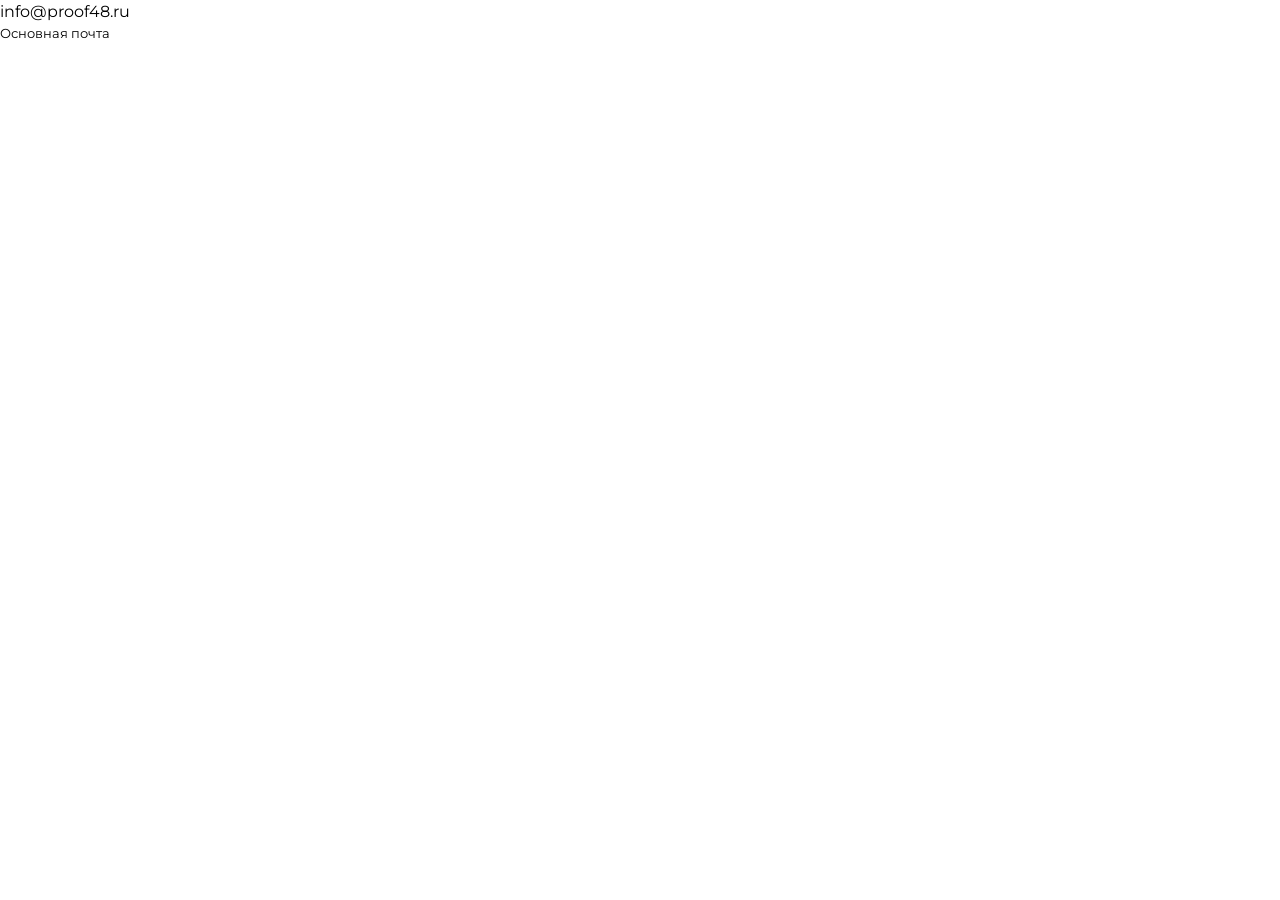
<file: copy/copy.html>
<!DOCTYPE html>
<html lang="ru">
<head>
    <meta charset="UTF-8">
    <link rel="preconnect" href="https://fonts.googleapis.com">
    <link rel="preconnect" href="https://fonts.gstatic.com" crossorigin>
    <link href="https://fonts.googleapis.com/css2?family=Raleway:ital,wght@0,100..900;1,100..900&amp;display=swap"
          rel="stylesheet">
    <link rel="stylesheet" href="style.css">
    <link rel="stylesheet" href="../../custom/ui.css">
    <link rel="stylesheet" href="../../custom/color.css">
    <meta name="viewport" content="width=device-width, initial-scale=1">
    <title>Копирование</title>
</head>
<body data-copy-icon-sprite="../../../custom/svg_icon.html">
<button class="tooltip-wrap"
        type="button"
        onclick="copyToClipboard(this)"
        data-email="info@proof48.ru"
        aria-label="Скопировать адрес info@proof48.ru">
    <span>info@proof48.ru
        <svg aria-hidden="true">
            <use href="#icon_copy"></use>
        </svg>
    </span>
    <small>Основная почта</small>
    <span class="tooltip" role="status" aria-live="polite" aria-atomic="true">Скопировано!</span>
</button>
<script src="copy.js"></script>

</body>
</html>
</file>
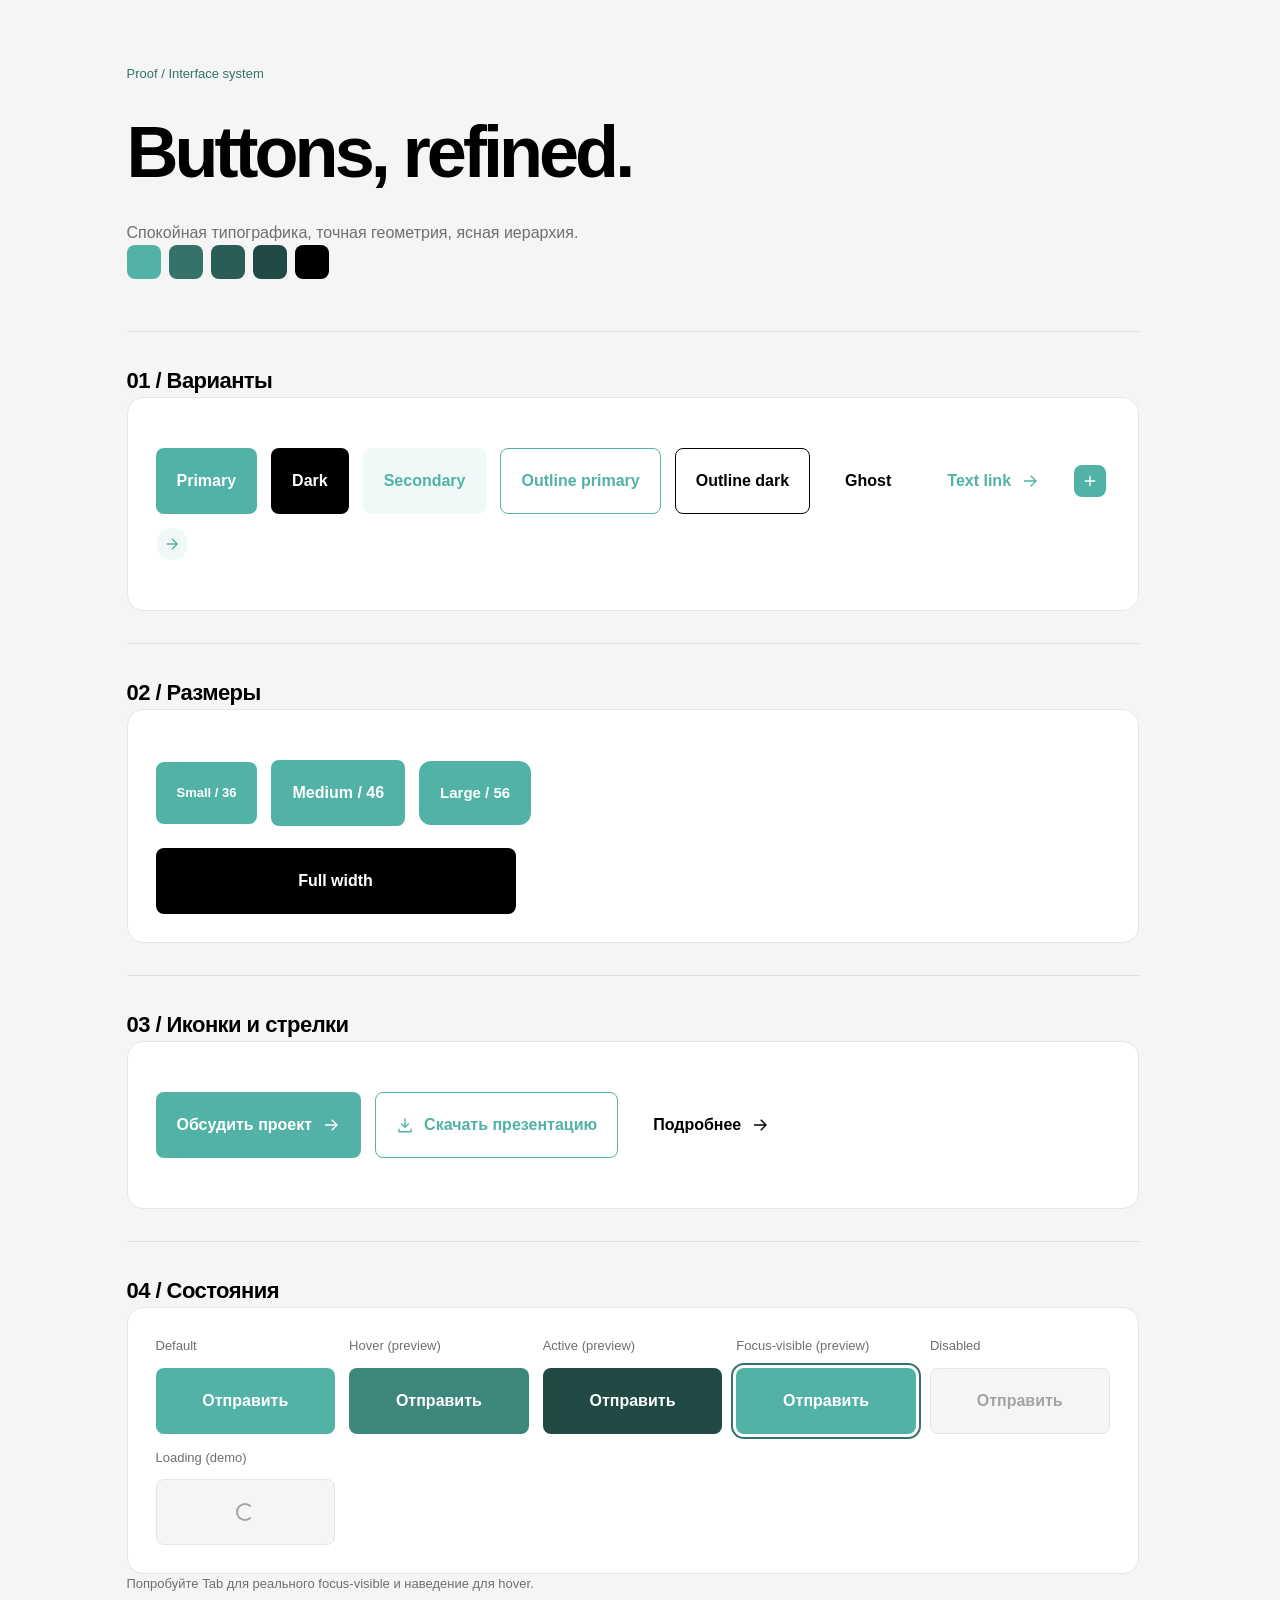
<file: custom/demo.html>
<!doctype html>
<html lang="ru">
<head>
    <meta charset="utf-8">
    <meta name="viewport" content="width=device-width,initial-scale=1">
    <title>Proof — Button System</title>
    <link rel="stylesheet" href="color.css">
    <link rel="stylesheet" href="buttons.css">
    <link rel="stylesheet" href="ui.css">
    <style>body {
        margin: 0;
        background: #f5f5f5;
        color: #000;
        font-family: Inter, Arial, sans-serif
    }

    main {
        max-width: 1060px;
        margin: auto;
        padding: 64px 24px 100px
    }

    header {
        margin-bottom: 52px
    }

    .eyebrow {
        color: #34726a;
        font-size: 13px
    }

    h1 {
        font-size: clamp(38px, 6vw, 72px);
        letter-spacing: -.055em;
        margin: 14px 0
    }

    p {
        color: #6f6f6f;
        line-height: 1.6
    }

    section {
        padding: 32px 0;
        border-top: 1px solid #ddd
    }

    h2 {
        font-size: 22px;
        letter-spacing: -.025em
    }

    .demo {
        display: flex;
        align-items: center;
        gap: 14px;
        flex-wrap: wrap;
        padding: 22px 0
    }

    .small {
        font-size: 13px;
        color: #6f6f6f
    }

    .swatches {
        display: flex;
        gap: 8px
    }

    .swatch {
        width: 34px;
        height: 34px;
        border-radius: 8px
    }

    .panel {
        padding: 28px;
        background: #fff;
        border: 1px solid #e5e5e5;
        border-radius: 16px
    }

    .state-grid {
        display: grid;
        grid-template-columns:repeat(auto-fit, minmax(150px, 1fr));
        gap: 14px
    }

    .state-grid > div {
        display: flex;
        flex-direction: column;
        gap: 12px
    }

    .state-grid .button {
        width: 100%
    }

    .force-hover {
        background: var(--color-primary-hover) !important
    }

    .force-active {
        background: var(--color-primary-active) !important
    }

    .force-focus {
        outline: 2px solid var(--color-border-focus);
        outline-offset: 3px
    }

    .wide {
        max-width: 360px
    }

    svg {
        vertical-align: middle
    }</style>
</head>
<body>
<main>
    <header>
        <div class="eyebrow">Proof / Interface system</div>
        <h1>Buttons, refined.</h1>
        <p>Спокойная типографика, точная геометрия, ясная иерархия.</p>
        <div class="swatches"><span class="swatch" style="background:#51b2a5"></span><span class="swatch"
                                                                                           style="background:#34726a"></span><span
                class="swatch" style="background:#2a5d56"></span><span class="swatch" style="background:#214a45"></span><span
                class="swatch" style="background:#000"></span></div>
    </header>
    <section><h2>01 / Варианты</h2>
        <div class="panel">
            <div class="demo">
                <button class="button button_primary">Primary</button>
                <button class="button button_dark">Dark</button>
                <button class="button button_secondary">Secondary</button>
                <button class="button button_outline_primary">Outline primary</button>
                <button class="button button_outline_dark">Outline dark</button>
                <button class="button button_ghost">Ghost</button>
                <button class="button button_text button_arrow">Text link
                    <svg viewBox="0 0 24 24">
                        <path d="M4 12h16m-7-7 7 7-7 7"/>
                    </svg>
                </button>
                <button class="button button_primary button_icon" aria-label="Добавить">
                    <svg viewBox="0 0 24 24">
                        <path d="M12 5v14M5 12h14"/>
                    </svg>
                </button>
                <button class="button button_secondary button-circle" aria-label="Открыть">
                    <svg viewBox="0 0 24 24">
                        <path d="M5 12h14m-7-7 7 7-7 7"/>
                    </svg>
                </button>
            </div>
        </div>
    </section>
    <section><h2>02 / Размеры</h2>
        <div class="panel">
            <div class="demo">
                <button class="button button_primary button_size_sm">Small / 36</button>
                <button class="button button_primary button_size_md">Medium / 46</button>
                <button class="button button_primary button_size_lg">Large / 56</button>
            </div>
            <div class="wide">
                <button class="button button_dark button_width_100">Full width</button>
            </div>
        </div>
    </section>
    <section><h2>03 / Иконки и стрелки</h2>
        <div class="panel">
            <div class="demo">
                <button class="button button_primary button_arrow">Обсудить проект
                    <svg viewBox="0 0 24 24">
                        <path d="M4 12h16m-7-7 7 7-7 7"/>
                    </svg>
                </button>
                <button class="button button_outline_primary">
                    <svg viewBox="0 0 24 24">
                        <path d="M12 3v12m-5-5 5 5 5-5M4 17v4h16v-4"/>
                    </svg>
                    Скачать презентацию
                </button>
                <button class="button button_ghost button_arrow">Подробнее
                    <svg viewBox="0 0 24 24">
                        <path d="M4 12h16m-7-7 7 7-7 7"/>
                    </svg>
                </button>
            </div>
        </div>
    </section>
    <section><h2>04 / Состояния</h2>
        <div class="panel state-grid">
            <div><span class="small">Default</span>
                <button class="button button_primary">Отправить</button>
            </div>
            <div><span class="small">Hover (preview)</span>
                <button class="button button_primary force-hover">Отправить</button>
            </div>
            <div><span class="small">Active (preview)</span>
                <button class="button button_primary force-active">Отправить</button>
            </div>
            <div><span class="small">Focus-visible (preview)</span>
                <button class="button button_primary force-focus">Отправить</button>
            </div>
            <div><span class="small">Disabled</span>
                <button class="button button_primary" disabled>Отправить</button>
            </div>
            <div><span class="small">Loading (demo)</span>
                <button class="button button_primary button_loading" aria-busy="true" disabled><span
                        class="button__content">Отправить</span><span class="button__spinner" aria-hidden="true"></span>
                </button>
            </div>
        </div>
        <p class="small">Попробуйте Tab для реального focus-visible и наведение для hover.</p></section>
</main>
</body>
</html>
</file>
<file: copy/style.css>
.tooltip-wrap {
    position: relative;
    cursor: pointer;
}

button.tooltip-wrap {
    display: inline-flex;
    flex-direction: column;
    align-items: flex-start;
    appearance: none;
    padding: 0;
    border: 0;
    background: transparent;
    color: inherit;
    font: inherit;
    text-align: inherit;
}

button.tooltip-wrap:focus-visible {
    outline: 2px solid var(--color-primary, var(--color-text-inverse));
    outline-offset: 4px;
}

.tooltip-wrap > span:not(.tooltip) {
    display: flex;
    align-items: center;
    gap: var(--space-10, 10px);
}

.tooltip-wrap > span:not(.tooltip) svg {
    width: var(--space-16, 16px);
    height: var(--space-16, 16px);
    flex: 0 0 auto;
    fill: currentColor;
    stroke: currentColor;
}

.tooltip {
    position: absolute;
    top: calc(100% + var(--space-8));
    left: 50%;
    z-index: 10;
    padding: var(--space-4) var(--space-10);
    border-radius: var(--radius-xs,);
    background: var(--color-primary);
    color: var(--color-text-inverse);
    border: 1px solid var(--color-primary);
    font-size: var(--fz-sm);
    font-weight: var(--fw-regular);
    white-space: nowrap;
    pointer-events: none;

    opacity: 0;
    visibility: hidden;
    transform: translate(-50%, -2px);
    transition: opacity var(--transition-fast, 150ms ease),
    transform var(--transition-fast, 150ms ease),
    visibility 0s linear 150ms;
}

.tooltip.show-tooltip {
    opacity: 1;
    visibility: visible;
    transform: translate(-50%, 0);
    transition-delay: 0s;
}

.tooltip::after {
    content: "";
    position: absolute;
    bottom: 100%;
    left: 50%;
    border: 5px solid transparent;
    border-bottom-color: var(--color-primary);
    transform: translateX(-50%);
    box-shadow: var(--shadow-subtle, 0 2px 4px #0000000d);
}

@media (prefers-reduced-motion: reduce) {
    .tooltip {
        transform: translate(-50%, 0);
        transition: opacity 0.01ms, visibility 0s;
    }
}
</file>
<file: custom/ui.css>
@import url("https://fonts.googleapis.com/css2?family=Montserrat:wght@400;500;600;700&display=swap");

:root {
    /* Font sizes */
    --fz-xs: 0.625rem; /* 10px */
    --fz-sm: 0.75rem; /* 12px */
    --fz-md: 0.875rem; /* 14px */
    --fz-base: 1rem; /* 16px */
    --fz-lg: 1.125rem; /* 18px */
    --fz-xl: 1.25rem; /* 20px */
    --fz-2xl: 1.5rem; /* 24px */
    --fz-3xl: 1.75rem; /* 28px */
    --fz-4xl: 2.25rem; /* 36px */
    --fz-5xl: 2.625rem; /* 42px */
    --fz-6xl: 3.25rem; /* 52px */

    /* Line heights */
    --lh-tight: 1.15; /* обычно 28px+ — крупные заголовки */
    --lh-heading: 1.25; /* примерно 20–28px — заголовки и подзаголовки */
    --lh-normal: 1.5; /* примерно 14–18px — основной текст */
    --lh-relaxed: 1.6; /* примерно 10–16px — длинный/плотный текст */

    /* Font weights */
    --fw-regular: 400;   /* Обычный текст */
    --fw-medium: 500;    /* Среднее начертание */
    --fw-semibold: 600;  /* Полужирное начертание */
    --fw-bold: 700;      /* Жирное начертание */

    /* Spacing */
    --space-4: 0.25rem;
    --space-8: 0.5rem;
    --space-10: 0.625rem;
    --space-12: 0.75rem;
    --space-16: 1rem;
    --space-20: 1.25rem;
    --space-24: 1.5rem;
    --space-30: 1.875rem;
    --space-32: 2rem;
    --space-40: 2.5rem;
    --space-50: 3.125rem;
    --space-60: 3.75rem;
    --space-80: 5rem;
    --space-100: 6.25rem;

    /* Section spacing */
    --section-space-sm: var(--space-20);
    --section-space-md: var(--space-40);
    --section-space-lg: var(--space-60);
    --section-space-xl: var(--space-100);

    /* Radius */
    --radius-xs: 0.25rem; /* 4px */
    --radius-sm: 0.5rem; /* 8px */
    --radius-md: 0.75rem; /* 12px */
    --radius-lg: 1rem; /* 16px */
    --radius-xl: 1.5rem; /* 24px */
    --radius-2xl: 2rem; /* 32px */
    --radius-full: 9999px;

    /* Transitions */
    --transition-fast: 150ms ease;
    --transition-base: 250ms ease;
    --transition-slow: 400ms ease;

    /* Layout */
    --container-max-width: 1568px;
    --container-padding-desktop: 2rem; /* 32px */
    --container-padding-mobile: 1rem; /* 16px */
}

@media (max-width: 576px) {
    :root {
        --section-space-sm: var(--space-16);
        --section-space-md: var(--space-20);
        --section-space-lg: var(--space-30);
        --section-space-xl: var(--space-60);
    }
}

html {
    font-size: 100%;
    scrollbar-gutter: stable;
    scroll-behavior: smooth;
}
body {
    min-height: 100vh;
    overflow-x: hidden;
    font-family: "Montserrat", Arial, sans-serif;
    font-size: var(--fz-base);
    font-style: normal;
    font-weight: var(--fw-regular);
    font-variant-numeric: lining-nums proportional-nums;
    font-synthesis: none;
    line-height: var(--lh-normal);
    color: var(--color-text-primary);
    background-color: var(--color-bg);
}

/* Box sizing */
*,
*::before,
*::after {
    box-sizing: border-box;
}

/* Reset */
* {
    margin: 0;
    padding: 0;
}

ul,
ol {
    margin: 0;
    padding: 0;
    list-style: none;
}

a {
    color: inherit;
    text-decoration: none;
}

button,
input,
textarea,
select {
    font: inherit;
    color: inherit;
}

button,
select {
    cursor: pointer;
}

button:disabled,
select:disabled {
    cursor: default;
}

textarea {
    resize: vertical;
}

img,
picture,
svg {
    display: block;
}

img,
svg {
    max-width: 100%;
}

img {
    height: auto;
}

:focus-visible {
    outline: 2px solid var(--color-border-focus);
    outline-offset: 2px;
}

/* Custom scrollbar utility */
.custom-scrollbar {
    scrollbar-width: thin;
    scrollbar-color: var(--color-primary) var(--color-bg-soft);
}

.custom-scrollbar::-webkit-scrollbar {
    width: 0.625rem;
}

.custom-scrollbar::-webkit-scrollbar-track {
    background-color: var(--color-bg-soft);
}

.custom-scrollbar::-webkit-scrollbar-thumb {
    background-color: var(--color-primary);
    border: 2px solid var(--color-bg-soft);
    border-radius: var(--radius-lg);
}

/* Container */
.main-container {
    width: min(
            calc(100% - var(--container-padding-desktop) * 2),
            var(--container-max-width)
    );
    margin-inline: auto;
}

@media (max-width: 902px) {
    .main-container {
        width: calc(100% - var(--container-padding-mobile) * 2);
    }
}

/* Table spacing on mobile */
@media (max-width: 768px) {
    .margin-table {
        margin-inline: calc(var(--container-padding-mobile) * -1);
        padding-inline: var(--container-padding-mobile);
    }
}

/* Typography */
.title-h1 {
    font-size: var(--fz-4xl);
    font-weight: var(--fw-semibold);
    line-height: var(--lh-tight);
}

.title-h2 {
    font-size: var(--fz-3xl);
    font-weight: var(--fw-semibold);
    line-height: var(--lh-heading);
}

.title-h3 {
    font-size: var(--fz-2xl);
    font-weight: var(--fw-regular);
    line-height: var(--lh-heading);
    letter-spacing: -0.03em;
}

@media (max-width: 768px) {
    .title-h1 {
        font-size: var(--fz-3xl);
    }

    .title-h2 {
        font-size: var(--fz-2xl);
    }

    .title-h3 {
        font-size: var(--fz-lg);
    }
}

@media (max-width: 576px) {
    .title-h1 {
        font-size: var(--fz-xl);
    }

    .title-h2 {
        font-size: var(--fz-lg);
    }
}

/* Reveal animation. JS adds .is-visible to revealed elements. */
@media (prefers-reduced-motion: no-preference) {
    .reveal {
        opacity: 0;
        transform: translateY(1.5rem);
        transition: opacity var(--transition-slow),
        transform var(--transition-slow);
    }

    .reveal.is-visible {
        opacity: 1;
        transform: translateY(0);
    }
}

@media (prefers-reduced-motion: reduce) {
    html {
        scroll-behavior: auto;
    }

    .reveal {
        opacity: 1;
        transform: none;
        transition: none;
    }
}
</file>
<file: custom/color.css>
:root {
    /* Teal: primitive palette */
    --teal-50: #F1F9F8;
    --teal-100: #E3F3F1;
    --teal-200: #C7E6E2;
    --teal-300: #A5D7D0;
    --teal-400: #7BC4BB;
    --teal-500: #51B2A5;
    --teal-600: #479D91;
    --teal-700: #3E877D;
    --teal-800: #34726A;
    --teal-900: #2A5D56;
    --teal-950: #214A45;

    /* Gray: primitive palette */
    --gray-50: #FAFAFA;
    --gray-100: #F5F5F5;
    --gray-200: #E5E5E5;
    --gray-300: #D4D4D4;
    --gray-400: #A3A3A3;
    --gray-500: #858585;
    --gray-600: #6F6F6F;
    --gray-700: #525252;
    --gray-800: #404040;
    --gray-900: #262626;
    --gray-950: #171717;

    /* Base: primitive palette */
    --white: #FFFFFF;
    --black: #000000;

    /* Alpha: primitive palette */
    --white-alpha-70: #FFFFFFB3;
    --white-alpha-50: #FFFFFF80;
    --black-alpha-10: #0000001A;
    --black-alpha-20: #00000033;
    --black-alpha-40: #00000066;
    --black-alpha-60: #00000099;

    /* Status: primitive palette */
    --success-50: #EAF6F0;
    --success-700: #23745B;
    --warning-50: #FFF5E8;
    --warning-700: #B45309;
    --error-50: #FFF0EE;
    --error-700: #B42318;
    --info-50: #EDF5FA;
    --info-700: #245E87;

    /* Semantic: interactive */
    --color-primary: var(--teal-500);                 /* Основная кнопка и CTA */
    --color-primary-hover: var(--teal-700);           /* Кнопка при наведении */
    --color-primary-active: var(--teal-950);          /* Кнопка при нажатии */
    --color-primary-light: var(--teal-100);           /* Светлая интерактивная подложка */
    --color-primary-soft: var(--teal-50);             /* Ненавязчивый интерактивный фон */
    --color-primary-subtle-active: var(--teal-200);   /* Выбранная светлая подложка */
    --color-on-primary: var(--white);                 /* Текст и иконки на primary */
    --color-link: var(--teal-800);                    /* Текстовая ссылка */
    --color-link-hover: var(--teal-900);              /* Ссылка при наведении */
    --color-interactive-disabled: var(--gray-200);    /* Отключённый интерактивный элемент */

    /* Semantic: text */
    --color-text-primary: var(--black);               /* Заголовки и основной текст */
    --color-text-secondary: var(--gray-600);          /* Второстепенный текст */
    --color-text-muted: var(--gray-600);              /* Подписи и метаданные */
    --color-text-inverse: var(--white);               /* Текст на тёмной поверхности */
    --color-text-disabled: var(--gray-400);           /* Текст неактивного элемента */
    --color-text-accent: var(--teal-800);             /* Акцентный читаемый текст */

    /* Semantic: backgrounds and surfaces */
    --color-bg: var(--white);                         /* Основной фон страницы */
    --color-bg-soft: var(--gray-100);                 /* Альтернативный фон секции */
    --color-bg-brand: var(--teal-50);                 /* Фирменный фон секции */
    --color-bg-inverse: var(--gray-950);              /* Тёмный фон секции */
    --color-surface: var(--white);                    /* Карточки, модальные окна и меню */
    --color-surface-hover: var(--teal-50);            /* Поверхность при наведении */
    --color-surface-active: var(--teal-100);          /* Выбранная поверхность */
    --color-surface-raised: var(--white);             /* Поверхность над основным слоем */
    --color-bg-disabled: var(--gray-100);             /* Фон отключённого элемента */

    /* Semantic: borders */
    --color-border: var(--gray-200);                  /* Стандартная граница */
    --color-border-strong: var(--gray-300);           /* Усиленная граница */
    --color-border-accent: var(--teal-800);           /* Акцентная граница */
    --color-border-focus: var(--teal-800);            /* Контур фокуса на светлом фоне */
    --color-border-disabled: var(--gray-200);         /* Граница отключённого элемента */
    --color-border-inverse: var(--white-alpha-50);    /* Граница на тёмном фоне */

    /* Semantic: overlay */
    --color-overlay: var(--black-alpha-40);           /* Затемнение модального слоя */
    --color-overlay-strong: var(--black-alpha-60);    /* Усиленное затемнение */

    /* Semantic: status */
    --color-success: var(--success-700);              /* Успешное действие и индикатор */
    --color-success-soft: var(--success-50);          /* Фон успешного состояния */
    --color-warning: var(--warning-700);              /* Предупреждение */
    --color-warning-soft: var(--warning-50);          /* Фон предупреждения */
    --color-error: var(--error-700);                  /* Ошибка и невалидное поле */
    --color-error-soft: var(--error-50);              /* Фон ошибки */
    --color-info: var(--info-700);                    /* Информационное сообщение */
    --color-info-soft: var(--info-50);                /* Информационная подложка */
}
</file>
<file: custom/buttons.css>
/* Proof buttons v2 — load after custom/buttons.css */
.button {
    --button-bg: var(--color-surface);
    --button-hover: var(--color-primary-soft);
    --button-active: var(--color-primary-light);
    --button-fg: var(--color-text-primary);
    --button-border: transparent;
    box-sizing: border-box;
    display: inline-flex;
    position: relative;
    align-items: center;
    justify-content: center;
    padding: 1.25rem;
    gap: 0.625rem;
    border: 1px solid var(--button-border);
    border-radius: var(--radius-sm);
    background: var(--button-bg);
    color: var(--button-fg);
    font: inherit;
    font-weight: var(--fw-semibold);
    text-align: center;
    text-decoration: none;
    white-space: nowrap;
    cursor: pointer;
    transition: background-color 200ms ease, color 200ms ease, border-color 200ms ease, transform 200ms ease, box-shadow 200ms ease;
    -webkit-tap-highlight-color: transparent;
    min-block-size: 2rem;
    inline-size: auto;
    appearance: none;
}

.button svg {
    width: 18px;
    height: 18px;
    fill: none;
    stroke: currentColor;
    stroke-width: 1.8;
    transition: transform 200ms ease;
}

.button.button_primary {
    --button-bg: var(--color-primary);
    --button-hover: var(--color-primary-hover);
    --button-active: var(--color-primary-active);
    --button-fg: var(--color-on-primary);
    background: var(--button-bg);
}

.button.button_dark {
    --button-bg: var(--color-text-primary);
    --button-hover: var(--gray-800);
    --button-active: var(--gray-900);
    --button-fg: var(--color-text-inverse);
    background: var(--button-bg);
}

.button.button_secondary {
    --button-bg: var(--color-primary-soft);
    --button-hover: var(--color-primary-light);
    --button-active: var(--color-primary-subtle-active);
    --button-fg: var(--color-primary);
    background: var(--button-bg);
}

.button.button_outline_primary {
    --button-bg: transparent;
    --button-hover: var(--color-primary-soft);
    --button-active: var(--color-primary-light);
    --button-fg: var(--color-primary);
    --button-border: var(--color-primary);
    background: var(--button-bg);
    color: var(--button-fg);
    border-color: var(--button-border);
}

.button.button_outline_dark {
    --button-bg: transparent;
    --button-hover: var(--gray-100);
    --button-active: var(--gray-200);
    --button-fg: var(--color-text-primary);
    --button-border: var(--color-text-primary);
}

.button.button_ghost {
    --button-bg: transparent;
    --button-hover: var(--color-primary-soft);
    --button-active: var(--color-primary-light);
    --button-fg: var(--color-text-primary);
}

.button.button_text {
    --button-bg: transparent;
    --button-hover: transparent;
    --button-active: transparent;
    --button-fg: var(--color-primary);
    --button-padding-x: 0px;
    border-radius: 0;
}

.button.button_outline_inverse {
    --button-bg: transparent;
    --button-hover: var(--white-alpha-50);
    --button-active: var(--white-alpha-70);
    --button-fg: var(--color-text-inverse);
    --button-border: var(--color-border-inverse);
}

.button.button_primary:not(:disabled):not([aria-disabled="true"]):hover,
.button.button_dark:not(:disabled):not([aria-disabled="true"]):hover,
.button.button_secondary:not(:disabled):not([aria-disabled="true"]):hover,
.button.button_outline_primary:not(:disabled):not([aria-disabled="true"]):hover,
.button.button_outline_dark:not(:disabled):not([aria-disabled="true"]):hover,
.button.button_ghost:not(:disabled):not([aria-disabled="true"]):hover,
.button.button_text:not(:disabled):not([aria-disabled="true"]):hover,
.button.button_outline_inverse:not(:disabled):not([aria-disabled="true"]):hover {
    background: var(--button-hover);
    color: var(--button-fg);
    border-color: var(--button-border);
}

.button.button_primary:not(:disabled):not([aria-disabled="true"]):active,
.button.button_dark:not(:disabled):not([aria-disabled="true"]):active,
.button.button_secondary:not(:disabled):not([aria-disabled="true"]):active,
.button.button_outline_primary:not(:disabled):not([aria-disabled="true"]):active,
.button.button_outline_dark:not(:disabled):not([aria-disabled="true"]):active,
.button.button_ghost:not(:disabled):not([aria-disabled="true"]):active,
.button.button_text:not(:disabled):not([aria-disabled="true"]):active,
.button.button_outline_inverse:not(:disabled):not([aria-disabled="true"]):active {
    background: var(--button-active);
    color: var(--button-fg);
    border-color: var(--button-border);
    transform: translateY(1px);
}

.button:focus-visible {
    outline: 2px solid var(--color-border-focus);
    outline-offset: 3px;
}

.button.button_text:hover {
    text-decoration: underline;
    text-underline-offset: 5px;
}

.button_arrow:not(:disabled):not([aria-disabled="true"]):hover svg:last-child {
    transform: translateX(3px);
}

.button_size_sm {
    --button-height: 36px;
    --button-padding-x: 14px;
    font-size: 13px;
    gap: 7px;
    border-radius: 8px;
}

.button_size_md {
    --button-height: 46px;
    --button-padding-x: 22px;
}

.button_size_lg {
    --button-height: 56px;
    --button-padding-x: 28px;
    font-size: 15px;
    border-radius: 12px;
}

.button_width_100 {
    width: 100%;
}

.button.button_icon, .button.button-circle {
    width: var(--button-height);
    min-width: var(--button-height);
    padding: 0;
    aspect-ratio: 1;
}

.button.button-circle {
    border-radius: 50%;
    box-shadow: none;
}

.button.button-circle_size_50 {
    --button-height: 50px;
}

.button:disabled, .button[aria-disabled="true"], .button[aria-busy="true"] {
    background: var(--color-bg-disabled);
    color: var(--color-text-disabled);
    border-color: var(--color-border-disabled);
    box-shadow: none;
    transform: none;
    cursor: not-allowed;
}

.button[aria-disabled="true"] {
    pointer-events: none;
}

.button[aria-busy="true"] {
    cursor: progress;
}

.button_loading .button__content {
    opacity: 0;
}

.button_loading .button__spinner {
    position: absolute;
    inset: 0;
    margin: auto;
    width: 18px;
    height: 18px;
    border: 2px solid currentColor;
    border-right-color: transparent;
    border-radius: 50%;
    animation: proof-button-spin 700ms linear infinite;
}

@keyframes proof-button-spin {
    to {
        transform: rotate(360deg);
    }
}

/* Opt out of legacy decorative effects for new controls. */
.button.button-blick::after {
    display: none;
}

@media (max-width: 576px) {

    .button.button-circle {
        border-radius: 50%;
    }
}

@media (prefers-reduced-motion: reduce) {
    .button, .button svg {
        transition: none;
    }

    .button_loading .button__spinner {
        animation-duration: 1.8s;
    }
}
</file>
